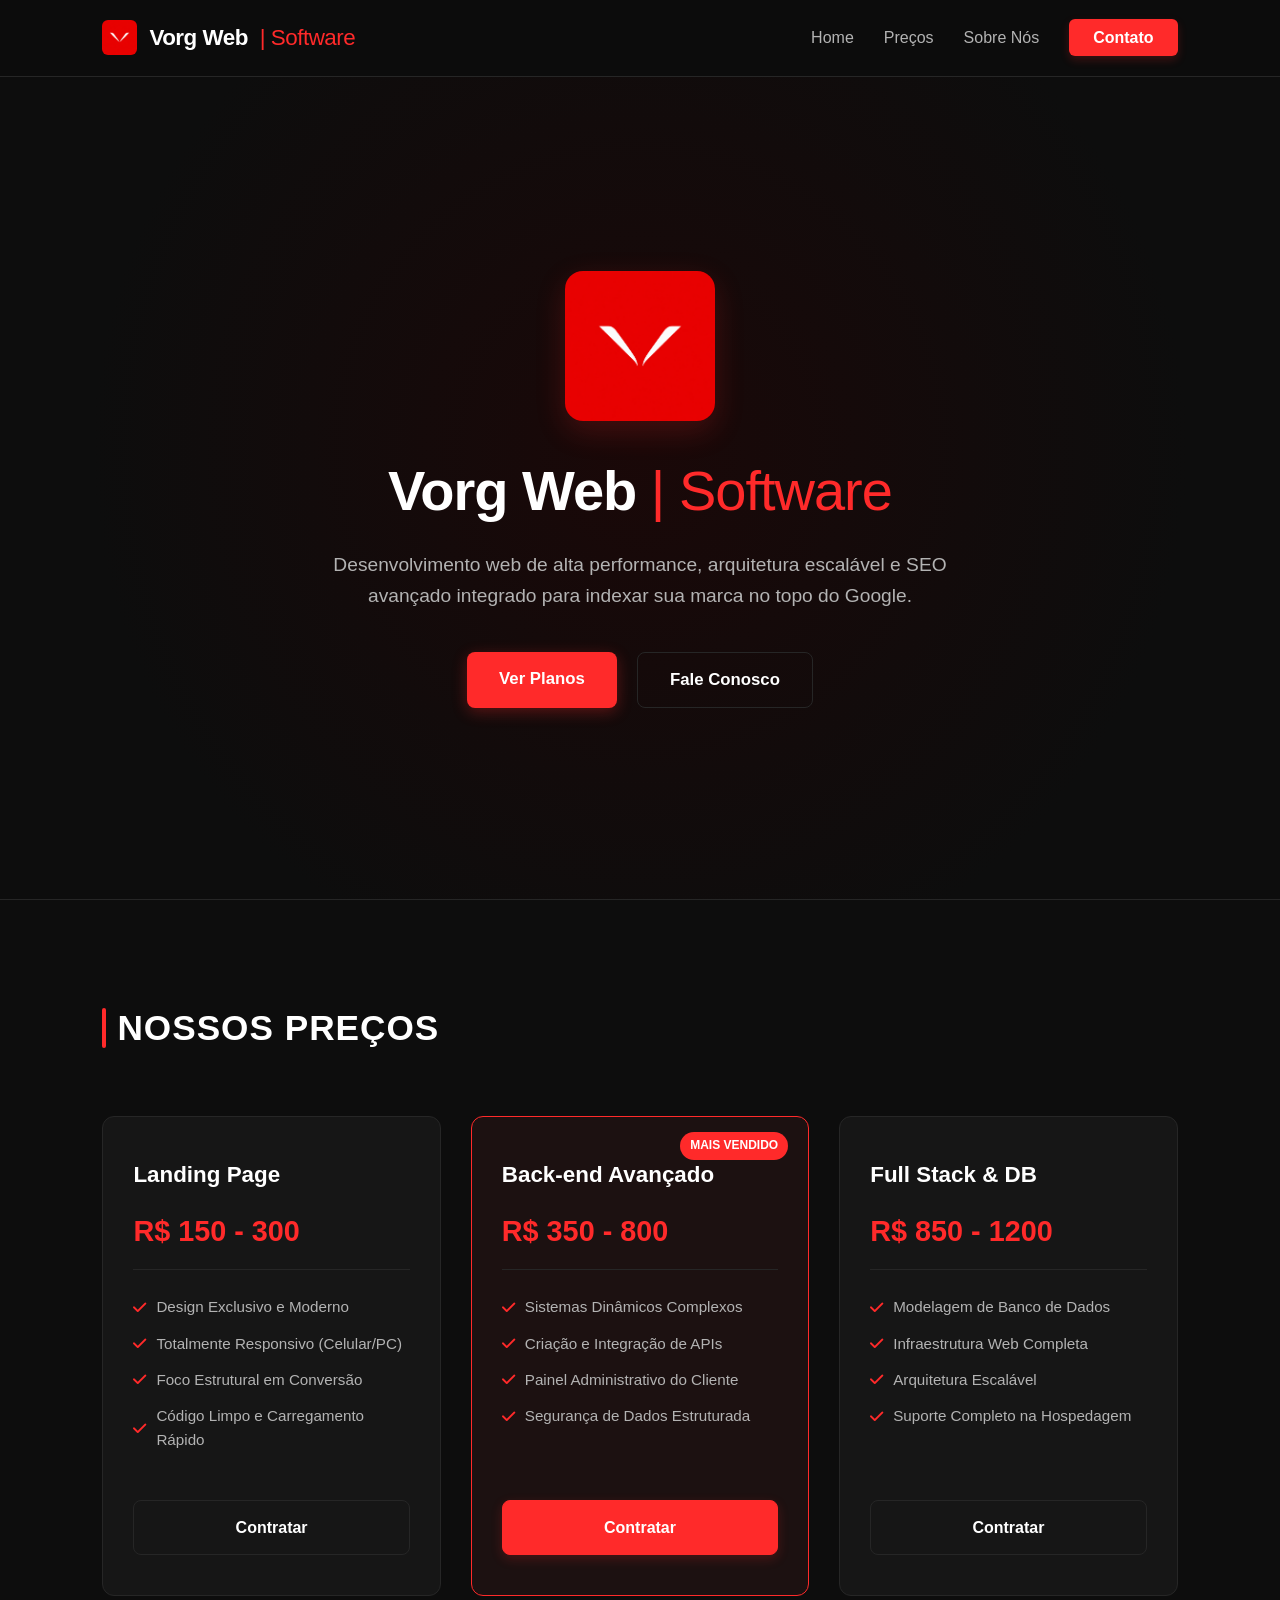
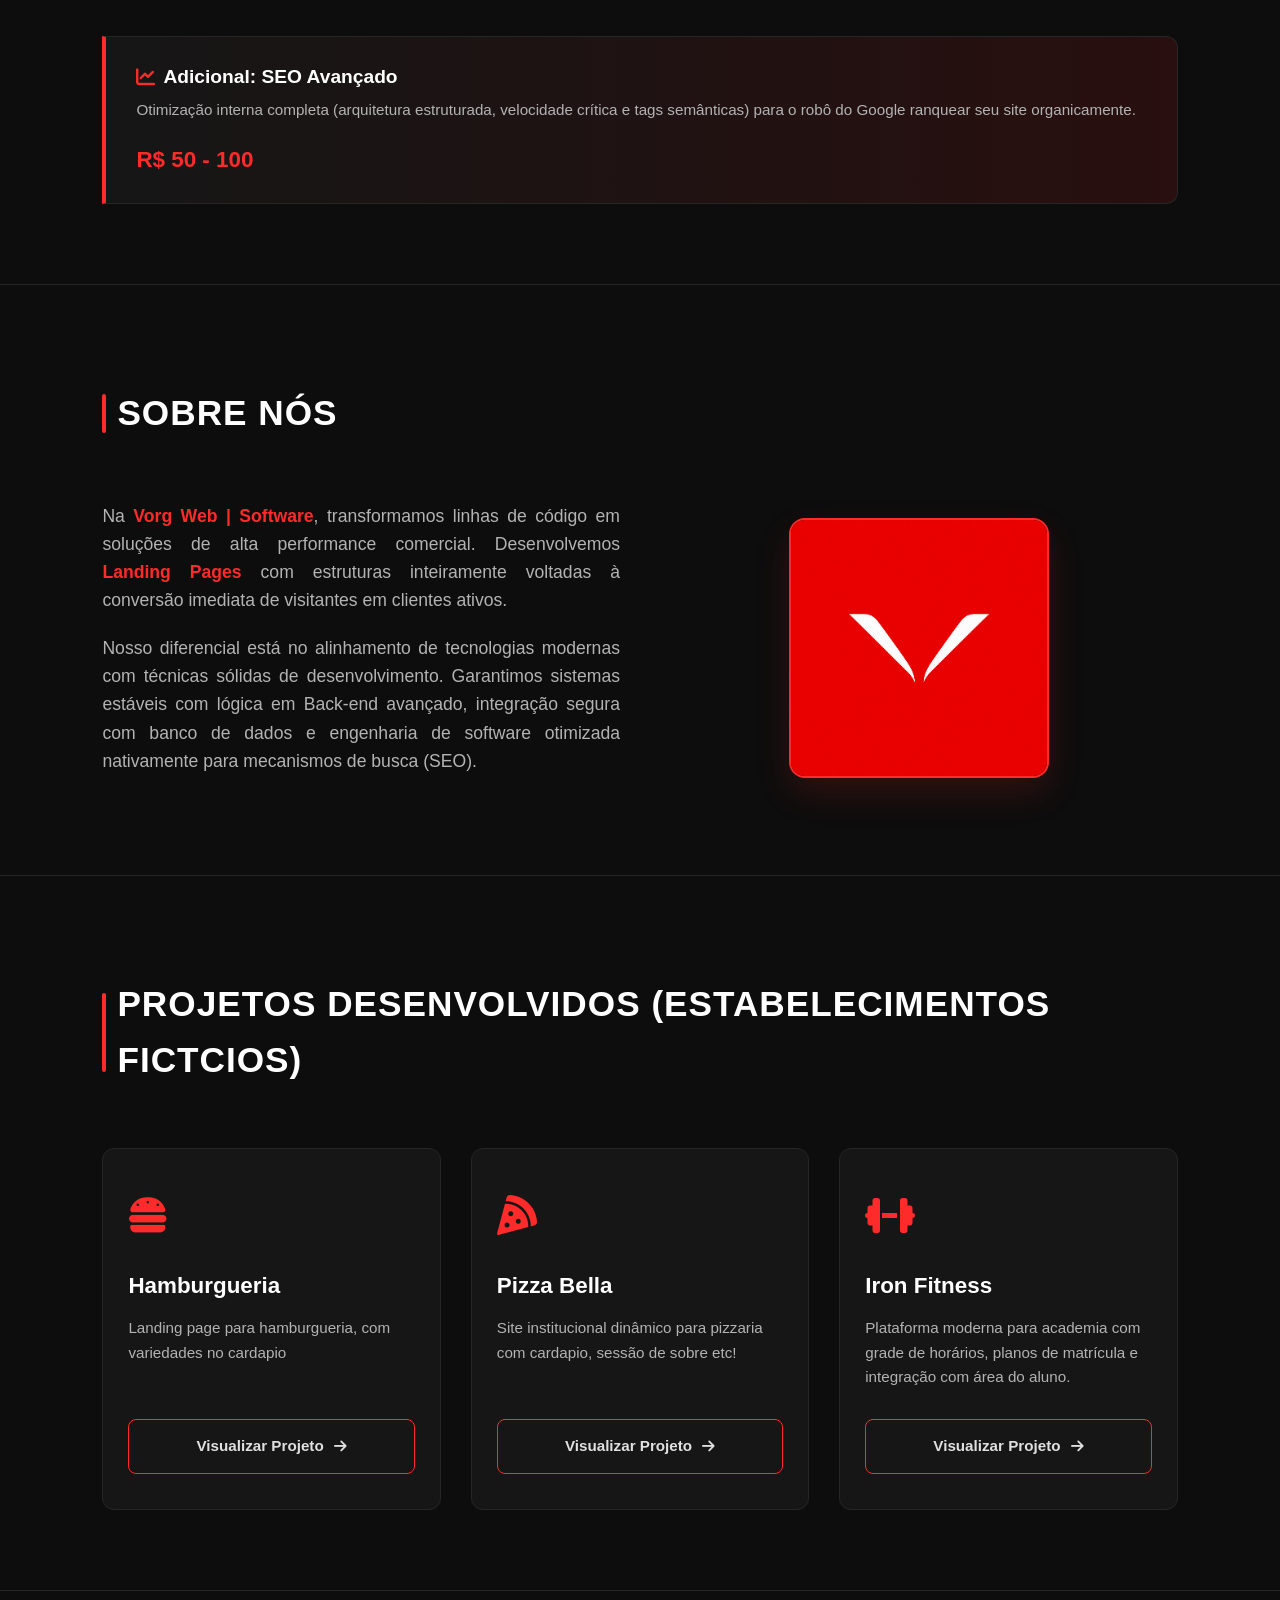
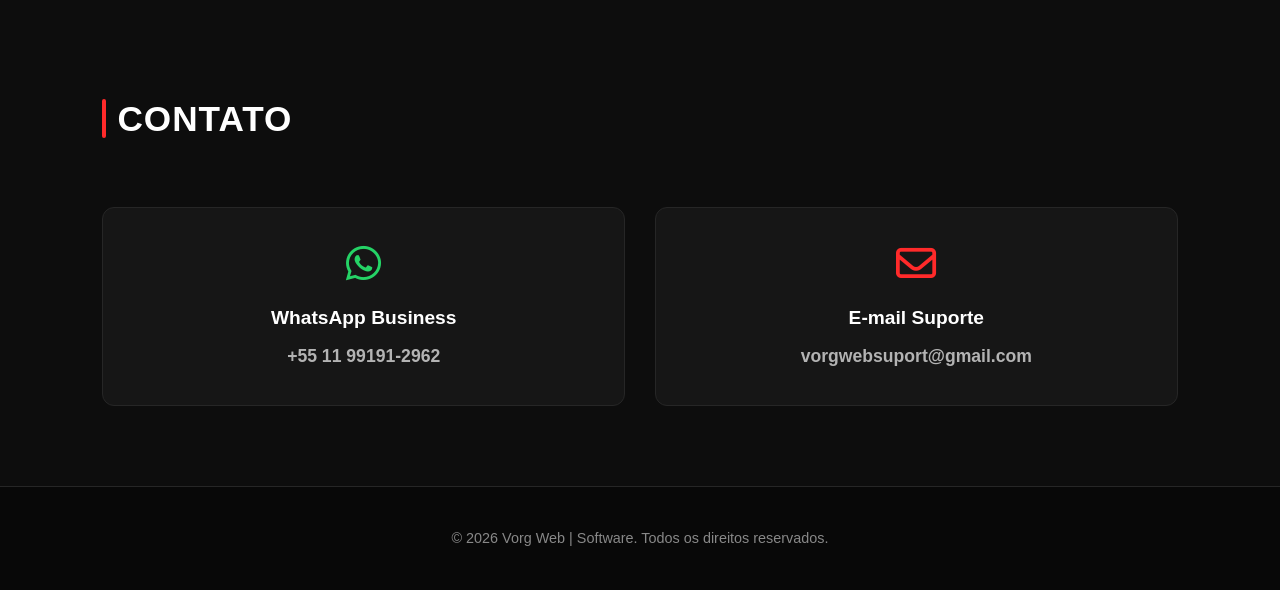
<file: index.html>
<!DOCTYPE html>
<html lang="pt-BR">
<head>
    <meta charset="UTF-8">
    <meta name="viewport" content="width=device-width, initial-scale=1.0">
    <meta name="description" content="Vorg Web | Software - Especialistas em Landing Pages de alta conversão, sistemas dinâmicos, Back-end avançado e otimização de SEO para o seu negócio.">
    <meta name="keywords" content="Vorg Web, software, landing page, criar site, programador, back-end avançado, banco de dados, SEO avançado, desenvolvimento web">
    <meta name="author" content="Vorg Web">
    <meta name="robots" content="index, follow">
    <link rel="canonical" href="https://vorgweb.com.br/"> 

    <meta property="og:type" content="website">
    <meta property="og:url" content="https://vorgweb.com.br/">
    <meta property="og:title" content="Vorg Web | Software - Landing Pages e Sistemas de Alta Performance">
    <meta property="og:description" content="Desenvolvimento web sob medida, códigos limpos e SEO integrado para fazer sua marca decolar na internet.">
    <meta property="og:image" content="imagens/logo.png">

    <link rel="icon" type="image/png" href="ChatGPT Image 19 de jun. de 2026, 19_21_00.png">

    <title>Vorg Web | Software - Criação de Sites e Sistemas Oficiais</title>
    
    <link rel="stylesheet" href="https://cdnjs.cloudflare.com/ajax/libs/font-awesome/6.4.0/css/all.min.css">
    <link rel="stylesheet" href="style.css">
</head>
<body>

    <header id="navbar">
        <div class="nav-logo">
            <img class="logo-img-nav" src="ChatGPT Image 19 de jun. de 2026, 19_21_00.png" alt="Vorg Web Logo">
            Vorg Web <span>| Software</span>
        </div>
        <nav>
            <ul>
                <li><a href="#home">Home</a></li>
                <li><a href="#precos">Preços</a></li>
                <li><a href="#sobre">Sobre Nós</a></li>
                <li><a href="#contato" class="btn-contato-nav">Contato</a></li>
            </ul>
        </nav>
    </header>

    <section id="home" class="home">
        <img class="home-logo-grande" src="ChatGPT Image 19 de jun. de 2026, 19_21_00.png" alt="Vorg Web Logo Oficial">

        <h1>Vorg Web <span>| Software</span></h1>
        <p>Desenvolvimento web de alta performance, arquitetura escalável e SEO avançado integrado para indexar sua marca no topo do Google.</p>
        
        <div class="cta-group">
            <a href="#precos" class="btn-principal">Ver Planos</a>
            <a href="#contato" class="btn-secundario">Fale Conosco</a>
        </div>
    </section>

    <section id="precos">
        <div class="section-header">
            <h2>Nossos Preços</h2>
        </div>
        
        <div class="precos-container">
            <div class="card-preco">
                <h3>Landing Page</h3>
                <div class="preco">R$ 150 - 300</div>
                <ul>
                    <li><i class="fa-solid fa-check"></i> Design Exclusivo e Moderno</li>
                    <li><i class="fa-solid fa-check"></i> Totalmente Responsivo (Celular/PC)</li>
                    <li><i class="fa-solid fa-check"></i> Foco Estrutural em Conversão</li>
                    <li><i class="fa-solid fa-check"></i> Código Limpo e Carregamento Rápido</li>
                </ul>
                <a href="https://wa.me/5511991912962?text=Ol%C3%A1%2C%20gostaria%20de%20solicitar%20uma%20Landing%20Page" target="_blank" class="btn-card">Contratar</a>
            </div>

            <div class="card-preco destaque">
                <div class="tag-popular">Mais Vendido</div>
                <h3>Back-end Avançado</h3>
                <div class="preco">R$ 350 - 800</div>
                <ul>
                    <li><i class="fa-solid fa-check"></i> Sistemas Dinâmicos Complexos</li>
                    <li><i class="fa-solid fa-check"></i> Criação e Integração de APIs</li>
                    <li><i class="fa-solid fa-check"></i> Painel Administrativo do Cliente</li>
                    <li><i class="fa-solid fa-check"></i> Segurança de Dados Estruturada</li>
                </ul>
                <a href="https://wa.me/5511991912962?text=Ol%C3%A1%2C%20gostaria%20de%20saber%20mais%20sobre%20o%20Back-end%20Avan%C3%A7ado" target="_blank" class="btn-card btn-card-destaque">Contratar</a>
            </div>

            <div class="card-preco">
                <h3>Full Stack & DB</h3>
                <div class="preco">R$ 850 - 1200</div>
                <ul>
                    <li><i class="fa-solid fa-check"></i> Modelagem de Banco de Dados</li>
                    <li><i class="fa-solid fa-check"></i> Infraestrutura Web Completa</li>
                    <li><i class="fa-solid fa-check"></i> Arquitetura Escalável</li>
                    <li><i class="fa-solid fa-check"></i> Suporte Completo na Hospedagem</li>
                </ul>
                <a href="https://wa.me/5511991912962?text=Ol%C3%A1%2C%20preciso%20de%20um%20projeto%20completo%20com%20Banco%20de%20Dados" target="_blank" class="btn-card">Contratar</a>
            </div>
        </div>

        <div class="seo-box">
            <div class="seo-box-text">
                <h4><i class="fa-solid fa-chart-line"></i> Adicional: SEO Avançado</h4>
                <p>Otimização interna completa (arquitetura estruturada, velocidade crítica e tags semânticas) para o robô do Google ranquear seu site organicamente.</p>
            </div>
            <div class="seo-preco">R$ 50 - 100</div>
        </div>
    </section>

    <section id="sobre">
        <div class="section-header">
            <h2>Sobre Nós</h2>
        </div>
        
        <div class="sobre-conteudo">
            <div class="sobre-texto">
                <p>Na <span>Vorg Web | Software</span>, transformamos linhas de código em soluções de alta performance comercial. Desenvolvemos <span>Landing Pages</span> com estruturas inteiramente voltadas à conversão imediata de visitantes em clientes ativos.</p>
                <p>Nosso diferencial está no alinhamento de tecnologias modernas com técnicas sólidas de desenvolvimento. Garantimos sistemas estáveis com lógica em Back-end avançado, integração segura com banco de dados e engenharia de software otimizada nativamente para mecanismos de busca (SEO).</p>
            </div>
            <div class="sobre-img-container">
                <img class="sobre-img" src="ChatGPT Image 19 de jun. de 2026, 19_21_00.png" alt="Vorg Web Logotipo">
            </div>
        </div>
    </section>

    <section id="portfolio">
        <div class="section-header">
            <h2>Projetos Desenvolvidos (Estabelecimentos Fictcios)</h2>
        </div>
        
        <div class="portfolio-container">
            <div class="card-portfolio">
                <div class="portfolio-icon"><i class="fa-solid fa-burger"></i></div>
                <h3>Hamburgueria</h3>
                <p>Landing page para hamburgueria, com variedades no cardapio</p>
                <a href="hamburgueria.html" class="btn-projeto">Visualizar Projeto <i class="fa-solid fa-arrow-right"></i></a>
            </div>

            <div class="card-portfolio">
                <div class="portfolio-icon"><i class="fa-solid fa-pizza-slice"></i></div>
                <h3>Pizza Bella</h3>
                <p>Site institucional dinâmico para pizzaria com cardapio, sessão de sobre etc!</p>
                <a href="pizzaria.html" class="btn-projeto">Visualizar Projeto <i class="fa-solid fa-arrow-right"></i></a>
            </div>

            <div class="card-portfolio">
                <div class="portfolio-icon"><i class="fa-solid fa-dumbbell"></i></div>
                <h3>Iron Fitness</h3>
                <p>Plataforma moderna para academia com grade de horários, planos de matrícula e integração com área do aluno.</p>
                <a href="academia.html" class="btn-projeto">Visualizar Projeto <i class="fa-solid fa-arrow-right"></i></a>
            </div>
        </div>
    </section>

    <section id="contato" style="border-bottom: none;">
        <div class="section-header">
            <h2>Contato</h2>
        </div>
        
        <div class="contato-wrapper">
            <a href="https://wa.me/5511991912962" target="_blank" class="card-contato whatsapp">
                <i class="fa-brands fa-whatsapp"></i>
                <h4>WhatsApp Business</h4>
                <p>+55 11 99191-2962</p>
            </a>

            <a href="mailto:vorgwebsuport@gmail.com" class="card-contato email">
                <i class="fa-regular fa-envelope"></i>
                <h4>E-mail Suporte</h4>
                <p>vorgwebsuport@gmail.com</p>
            </a>
        </div>
    </section>

    <footer>
        <p>&copy; 2026 Vorg Web | Software. Todos os direitos reservados.</p>
    </footer>

    <script src="script.js"></script>
</body>
</html>
</file>
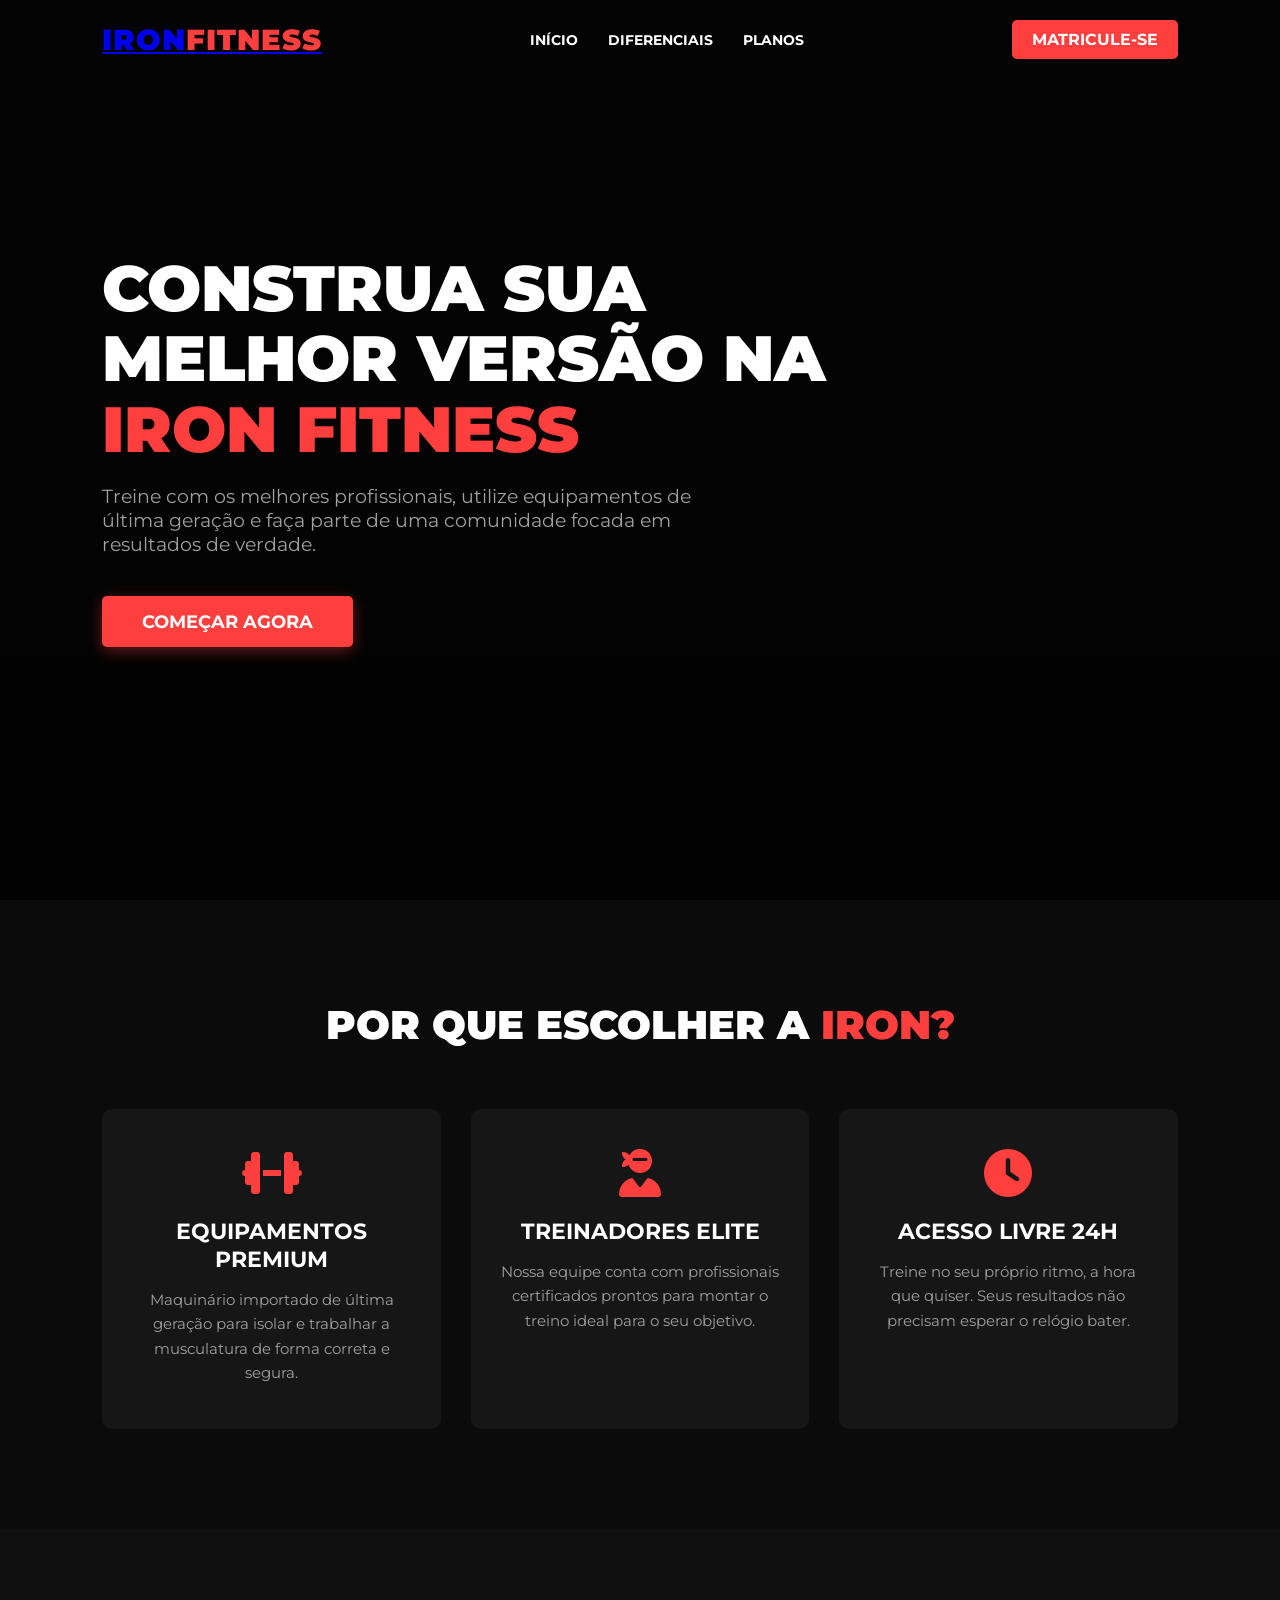
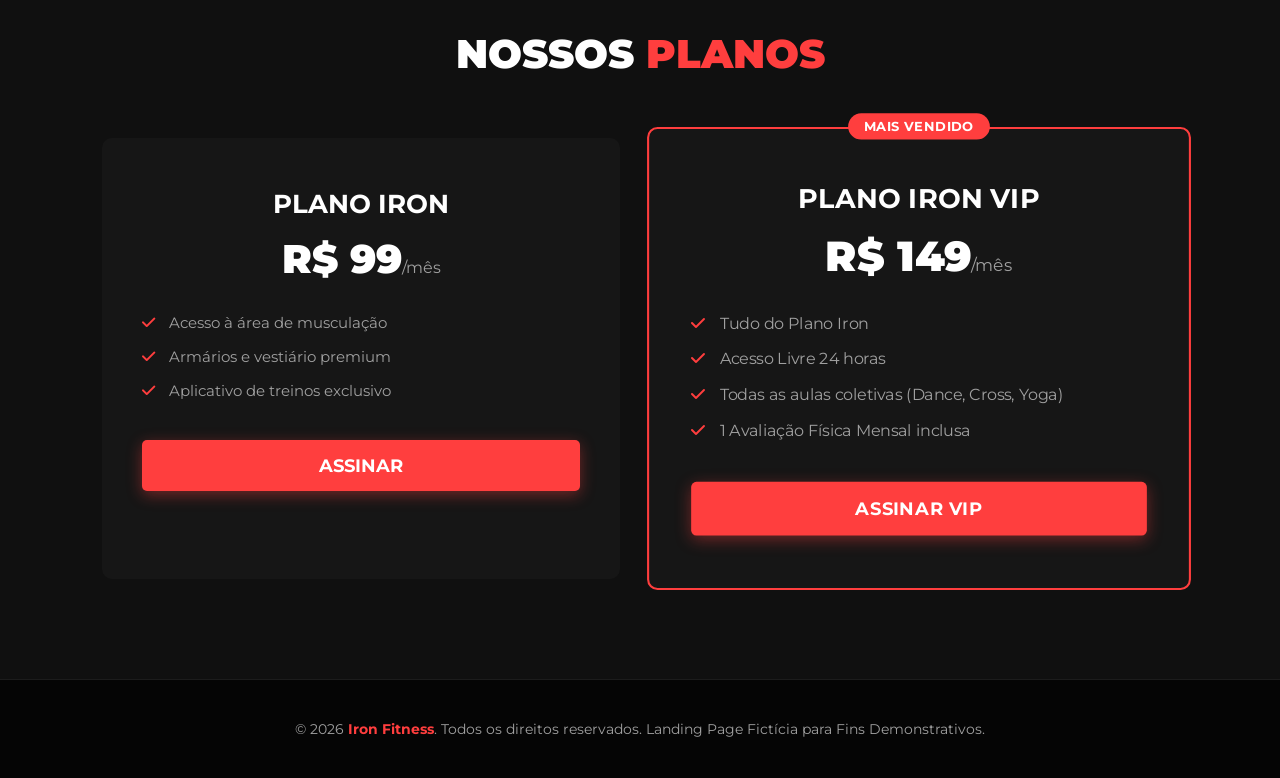
<file: academia.html>
<!DOCTYPE html>
<html lang="pt-BR">
<head>
    <meta charset="UTF-8">
    <meta name="viewport" content="width=device-width, initial-scale=1.0">
    <title>Iron Fitness | Alta Performance & Resultados Extremos</title>
    <meta name="description" content="Transforme seu corpo e mente na Iron Fitness. A melhor infraestrutura, treinadores de elite e planos personalizados para você alcançar sua alta performance.">
    <meta name="keywords" content="academia, musculação, treino funcional, hipertrofia, emagrecimento, crossfit, condicionamento físico, Iron Fitness">
    <meta name="robots" content="index, follow">
    <link rel="canonical" href="https://www.ironfitnessficticia.com.br">
    
    <meta property="og:type" content="website">
    <meta property="og:title" content="Iron Fitness | Alta Performance & Resultados Extremos">
    <meta property="og:description" content="A infraestrutura que você precisa para alcançar o próximo nível. Venha treinar na Iron Fitness.">
    <meta property="og:image" content="https://images.unsplash.com/photo-1534438327276-14e5300c3a48?q=80&w=1200&auto=format&fit=crop">
    <meta property="og:url" content="https://www.ironfitnessficticia.com.br">
    <meta property="og:site_name" content="Iron Fitness">

    <link rel="preconnect" href="https://fonts.googleapis.com">
    <link rel="preconnect" href="https://fonts.gstatic.com" crossorigin>
    <link href="https://fonts.googleapis.com/css2?family=Montserrat:wght@400;700;900&display=swap" rel="stylesheet">
    <link rel="stylesheet" href="https://cdnjs.cloudflare.com/ajax/libs/font-awesome/6.4.0/css/all.min.css">

    <style>
        :root {
            --primary: #ff3e3e;
            --dark-bg: #0b0b0b;
            --card-bg: #161616;
            --text-light: #ffffff;
            --text-gray: #a0a0a0;
            --transition: all 0.3s ease;
        }

        * {
            margin: 0;
            padding: 0;
            box-sizing: border-box;
            font-family: 'Montserrat', sans-serif;
            scroll-behavior: smooth;
        }

        body {
            background-color: var(--dark-bg);
            color: var(--text-light);
            overflow-x: hidden;
        }

        /* Header & Navegação */
        header {
            position: fixed;
            top: 0;
            left: 0;
            width: 100%;
            padding: 20px 8%;
            z-index: 1000;
            display: flex;
            justify-content: space-between;
            align-items: center;
            transition: var(--transition);
        }

        header.sticky {
            background-color: rgba(11, 11, 11, 0.95);
            padding: 15px 8%;
            box-shadow: 0 4px 20px rgba(0,0,0,0.3);
        }

        .logo {
            font-size: 1.8rem;
            font-weight: 900;
            text-transform: uppercase;
            letter-spacing: 1px;
        }

        .logo span {
            color: var(--primary);
        }

        nav ul {
            display: flex;
            list-style: none;
            gap: 30px;
        }

        nav a {
            color: var(--text-light);
            text-decoration: none;
            font-weight: 700;
            text-transform: uppercase;
            font-size: 0.9rem;
            transition: var(--transition);
        }

        nav a:hover {
            color: var(--primary);
        }

        .cta-header {
            background-color: var(--primary);
            padding: 10px 20px;
            border-radius: 5px;
            font-weight: 700;
            text-transform: uppercase;
            text-decoration: none;
            color: var(--text-light);
            transition: var(--transition);
        }

        .cta-header:hover {
            background-color: #d62828;
            transform: scale(1.05);
        }

        /* Hero Section (Acessibilidade de Título H1 para SEO) */
        .hero {
            height: 100vh;
            background: linear-gradient(rgba(0,0,0,0.7), rgba(0,0,0,0.8)), url('https://images.unsplash.com/photo-1517838277536-f5f99be501cd?q=80&w=1920&auto=format&fit=crop') no-repeat center center/cover;
            display: flex;
            flex-direction: column;
            justify-content: center;
            align-items: flex-start;
            padding: 0 8%;
        }

        .hero h1 {
            font-size: 4rem;
            font-weight: 900;
            text-transform: uppercase;
            line-height: 1.1;
            margin-bottom: 20px;
            max-width: 800px;
        }

        .hero h1 span {
            color: var(--primary);
        }

        .hero p {
            font-size: 1.2rem;
            color: var(--text-gray);
            max-width: 600px;
            margin-bottom: 40px;
        }

        .btn-main {
            background-color: var(--primary);
            color: var(--text-light);
            padding: 15px 40px;
            font-size: 1.1rem;
            font-weight: 700;
            text-transform: uppercase;
            text-decoration: none;
            border-radius: 5px;
            box-shadow: 0 4px 15px rgba(255, 62, 62, 0.4);
            transition: var(--transition);
        }

        .btn-main:hover {
            background-color: #d62828;
            transform: translateY(-3px);
        }

        /* Seções Gerais */
        section {
            padding: 100px 8%;
        }

        .section-title {
            text-align: center;
            font-size: 2.5rem;
            font-weight: 900;
            text-transform: uppercase;
            margin-bottom: 60px;
        }

        .section-title span {
            color: var(--primary);
        }

        /* Diferenciais / Benefícios */
        .features-grid {
            display: grid;
            grid-template-columns: repeat(auto-fit, minmax(280px, 1fr));
            gap: 30px;
        }

        .feature-card {
            background-color: var(--card-bg);
            padding: 40px 30px;
            border-radius: 10px;
            text-align: center;
            border-bottom: 4px solid transparent;
            transition: var(--transition);
        }

        .feature-card:hover {
            transform: translateY(-10px);
            border-color: var(--primary);
        }

        .feature-card i {
            font-size: 3rem;
            color: var(--primary);
            margin-bottom: 20px;
        }

        .feature-card h3 {
            font-size: 1.4rem;
            margin-bottom: 15px;
            text-transform: uppercase;
        }

        .feature-card p {
            color: var(--text-gray);
            font-size: 0.95rem;
            line-height: 1.6;
        }

        /* Planos de Assinatura */
        .plans-grid {
            display: grid;
            grid-template-columns: repeat(auto-fit, minmax(300px, 1fr));
            gap: 40px;
            max-width: 1100px;
            margin: 0 auto;
        }

        .plan-card {
            background-color: var(--card-bg);
            padding: 50px 40px;
            border-radius: 10px;
            text-align: center;
            position: relative;
            transition: var(--transition);
        }

        .plan-card.featured {
            border: 2px solid var(--primary);
            transform: scale(1.05);
        }

        .badge {
            position: absolute;
            top: -15px;
            left: 50%;
            transform: translateX(-50%);
            background-color: var(--primary);
            color: white;
            padding: 5px 15px;
            border-radius: 20px;
            font-size: 0.8rem;
            font-weight: 700;
            text-transform: uppercase;
        }

        .plan-card h3 {
            font-size: 1.6rem;
            text-transform: uppercase;
            margin-bottom: 15px;
        }

        .plan-price {
            font-size: 2.5rem;
            font-weight: 900;
            color: var(--text-light);
            margin-bottom: 30px;
        }

        .plan-price span {
            font-size: 1rem;
            color: var(--text-gray);
            font-weight: 400;
        }

        .plan-features {
            list-style: none;
            margin-bottom: 40px;
            text-align: left;
        }

        .plan-features li {
            margin-bottom: 15px;
            color: var(--text-gray);
            font-size: 0.95rem;
        }

        .plan-features i {
            color: var(--primary);
            margin-right: 10px;
        }

        /* Rodapé / Footer */
        footer {
            background-color: #050505;
            padding: 40px 8%;
            text-align: center;
            border-top: 1px solid #1c1c1c;
            color: var(--text-gray);
            font-size: 0.9rem;
        }

        footer p span {
            color: var(--primary);
            font-weight: 700;
        }

        /* Responsividade Básica */
        @media (max-width: 768px) {
            header { padding: 20px 4%; }
            header nav, header .cta-header { display: none; } /* Menu hamburguer simplificado ficaria aqui */
            .hero h1 { font-size: 2.8rem; }
            section { padding: 60px 4%; }
            .plan-card.featured { transform: scale(1); }
        }
    </style>
</head>
<body>

    <header id="navbar">
        <a href="#" class="logo">Iron<span>Fitness</span></a>
        <nav>
            <ul>
                <li><a href="#inicio">Início</a></li>
                <li><a href="#beneficios">Diferenciais</a></li>
                <li><a href="#planos">Planos</a></li>
            </ul>
        </nav>
        <a href="#planos" class="cta-header">Matricule-se</a>
    </header>

    <section id="inicio" class="hero">
        <h1>Construa Sua Melhor Versão Na <span>Iron Fitness</span></h1>
        <p>Treine com os melhores profissionais, utilize equipamentos de última geração e faça parte de uma comunidade focada em resultados de verdade.</p>
        <a href="#planos" class="btn-main">Começar Agora</a>
    </section>

    <section id="beneficios">
        <h2 class="section-title">Por Que Escolher A <span>Iron?</span></h2>
        <div class="features-grid">
            <div class="feature-card">
                <i class="fa-solid fa-dumbbell"></i>
                <h3>Equipamentos Premium</h3>
                <p>Maquinário importado de última geração para isolar e trabalhar a musculatura de forma correta e segura.</p>
            </div>
            <div class="feature-card">
                <i class="fa-solid fa-user-ninja"></i>
                <h3>Treinadores Elite</h3>
                <p>Nossa equipe conta com profissionais certificados prontos para montar o treino ideal para o seu objetivo.</p>
            </div>
            <div class="feature-card">
                <i class="fa-solid fa-clock"></i>
                <h3>Acesso Livre 24h</h3>
                <p>Treine no seu próprio ritmo, a hora que quiser. Seus resultados não precisam esperar o relógio bater.</p>
            </div>
        </div>
    </section>

    <section id="planos" style="background-color: #101010;">
        <h2 class="section-title">Nossos <span>Planos</span></h2>
        <div class="plans-grid">
            <div class="plan-card">
                <h3>Plano Iron</h3>
                <div class="plan-price">R$ 99<span>/mês</span></div>
                <ul class="plan-features">
                    <li><i class="fa-solid fa-check"></i> Acesso à área de musculação</li>
                    <li><i class="fa-solid fa-check"></i> Armários e vestiário premium</li>
                    <li><i class="fa-solid fa-check"></i> Aplicativo de treinos exclusivo</li>
                </ul>
                <a href="#" class="btn-main" style="display: block; text-align: center;">Assinar</a>
            </div>

            <div class="plan-card featured">
                <div class="badge">Mais Vendido</div>
                <h3>Plano Iron VIP</h3>
                <div class="plan-price">R$ 149<span>/mês</span></div>
                <ul class="plan-features">
                    <li><i class="fa-solid fa-check"></i> Tudo do Plano Iron</li>
                    <li><i class="fa-solid fa-check"></i> Acesso Livre 24 horas</li>
                    <li><i class="fa-solid fa-check"></i> Todas as aulas coletivas (Dance, Cross, Yoga)</li>
                    <li><i class="fa-solid fa-check"></i> 1 Avaliação Física Mensal inclusa</li>
                </ul>
                <a href="#" class="btn-main" style="display: block; text-align: center;">Assinar VIP</a>
            </div>
        </div>
    </section>

    <footer>
        <p>&copy; 2026 <span>Iron Fitness</span>. Todos os direitos reservados. Landing Page Fictícia para Fins Demonstrativos.</p>
    </footer>

    <script>
        // Efeito Sticky no Menu ao Rolar a Página
        window.addEventListener('scroll', function() {
            const navbar = document.getElementById('navbar');
            if (window.scrollY > 50) {
                navbar.classList.add('sticky');
            } else {
                navbar.classList.remove('sticky');
            }
        });

        // Relação amigável de links internos (Scroll Suave Seguro)
        document.querySelectorAll('nav a, .btn-main, .cta-header').forEach(anchor => {
            anchor.addEventListener('click', function(e) {
                const targetId = this.getAttribute('href');
                if(targetId.startsWith('#')) {
                    e.preventDefault();
                    const targetElement = document.querySelector(targetId);
                    if(targetElement) {
                        targetElement.scrollIntoView({
                            behavior: 'smooth'
                        });
                    }
                }
            });
        });
    </script>
</body>
</html>
</file>
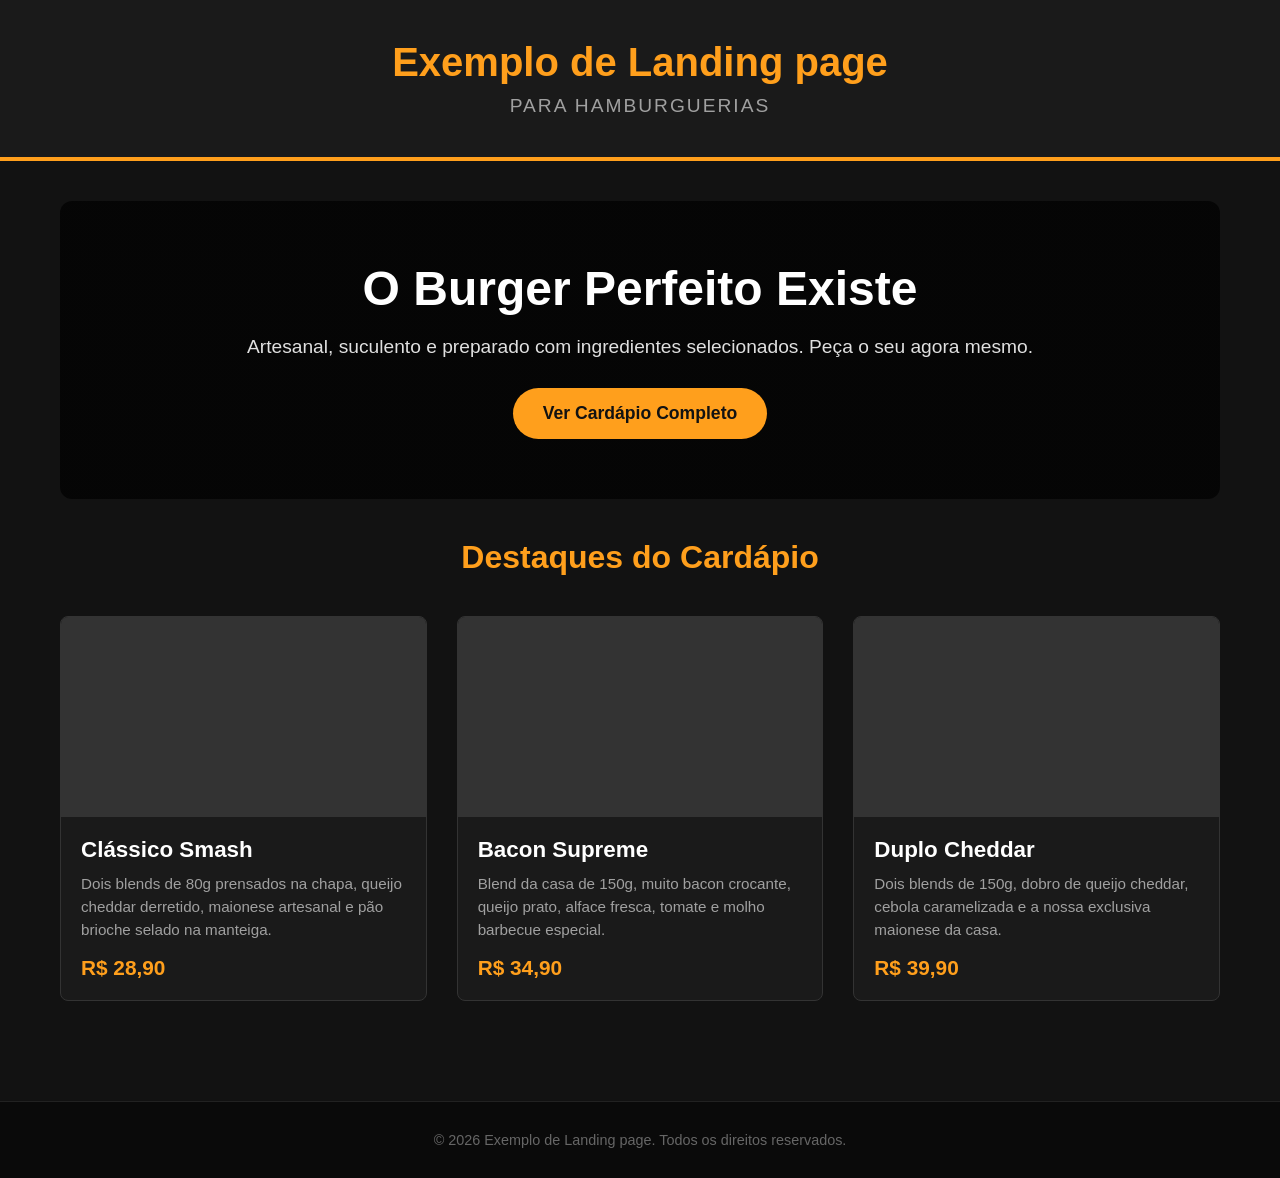
<file: hamburgueria.html>
<!DOCTYPE html>
<html lang="pt-BR">
<head>
    <meta charset="UTF-8">
    <meta name="viewport" content="width=device-width, initial-scale=1.0">
    <title>Exemplo de Landing page | Hambúrguer Artesanal</title>
    <meta name="description" content="Experimente o melhor hambúrguer artesanal da região. Blends suculentos, ingredientes selecionados e entrega rápida. Peça já o seu!">
    <meta name="keywords" content="hambúrguer artesanal, hamburgueria, delivery de hambúrguer, smash burger, pedir lanche">
    <meta name="robots" content="index, follow">
    <link rel="canonical" href="https://www.exemplodelandingpage.com.br/">
    <style>
        * {
            margin: 0;
            padding: 0;
            box-sizing: border-box;
            font-family: 'Segoe UI', Tahoma, Geneva, Verdana, sans-serif;
        }

        body {
            background-color: #121212;
            color: #ffffff;
        }

        header {
            background-color: #1a1a1a;
            padding: 40px 20px;
            text-align: center;
            border-bottom: 4px solid #ff9f1c;
        }

        header h1 {
            font-size: 2.5rem;
            color: #ff9f1c;
            margin-bottom: 10px;
        }

        header p {
            font-size: 1.2rem;
            color: #a0a0a0;
            text-transform: uppercase;
            letter-spacing: 2px;
        }

        .container {
            max-width: 1200px;
            margin: 0 auto;
            padding: 40px 20px;
        }

        .hero {
            text-align: center;
            padding: 60px 20px;
            background: linear-gradient(rgba(0, 0, 0, 0.7), rgba(0, 0, 0, 0.7)), url('https://images.unsplash.com/photo-1568901346375-23c9450c58cd?q=80&w=1000&auto=format&fit=crop') center/cover;
            border-radius: 12px;
            margin-bottom: 40px;
        }

        .hero h2 {
            font-size: 3rem;
            margin-bottom: 20px;
            color: #fff;
        }

        .hero p {
            font-size: 1.2rem;
            margin-bottom: 30px;
            color: #e0e0e0;
        }

        .btn {
            display: inline-block;
            background-color: #ff9f1c;
            color: #121212;
            padding: 15px 30px;
            border-radius: 30px;
            text-decoration: none;
            font-weight: bold;
            font-size: 1.1rem;
            transition: background 0.3s ease;
        }

        .btn:hover {
            background-color: #ffb74d;
        }

        .menu-section {
            margin-bottom: 60px;
        }

        .menu-section h3 {
            font-size: 2rem;
            text-align: center;
            margin-bottom: 40px;
            color: #ff9f1c;
        }

        .grid {
            display: grid;
            grid-template-columns: repeat(auto-fit, minmax(280px, 1fr));
            gap: 30px;
        }

        .card {
            background-color: #1a1a1a;
            border-radius: 8px;
            overflow: hidden;
            border: 1px solid #333;
            transition: transform 0.3s ease;
        }

        .card:hover {
            transform: translateY(-5px);
        }

        .card-img {
            height: 200px;
            background-color: #333;
            background-position: center;
            background-size: cover;
        }

        .card-content {
            padding: 20px;
        }

        .card-title {
            font-size: 1.4rem;
            margin-bottom: 10px;
            color: #fff;
        }

        .card-description {
            color: #a0a0a0;
            font-size: 0.95rem;
            line-height: 1.5;
            margin-bottom: 15px;
        }

        .card-price {
            font-size: 1.3rem;
            color: #ff9f1c;
            font-weight: bold;
        }

        footer {
            background-color: #0a0a0a;
            text-align: center;
            padding: 30px;
            color: #666;
            font-size: 0.9rem;
            border-top: 1px solid #222;
        }
    </style>
</head>
<body>

    <header>
        <h1>Exemplo de Landing page</h1>
        <p>Para hamburguerias</p>
    </header>

    <main class="container">
        
        <section class="hero">
            <h2>O Burger Perfeito Existe</h2>
            <p>Artesanal, suculento e preparado com ingredientes selecionados. Peça o seu agora mesmo.</p>
            <a href="#" class="btn" title="Ir para o cardápio completo">Ver Cardápio Completo</a>
        </section>

        <section class="menu-section">
            <h3>Destaques do Cardápio</h3>
            
            <div class="grid">
                <article class="card">
                    <div class="card-img" style="background-image: url('https://images.unsplash.com/photo-1568901346375-23c9450c58cd?q=80&w=500&auto=format&fit=crop');" role="img" aria-label="Hambúrguer Clássico Smash"></div>
                    <div class="card-content">
                        <h4 class="card-title">Clássico Smash</h4>
                        <p class="card-description">Dois blends de 80g prensados na chapa, queijo cheddar derretido, maionese artesanal e pão brioche selado na manteiga.</p>
                        <div class="card-price">R$ 28,90</div>
                    </div>
                </article>

                <article class="card">
                    <div class="card-img" style="background-image: url('https://images.unsplash.com/photo-1553979459-d2229ba7433b?q=80&w=500&auto=format&fit=crop');" role="img" aria-label="Hambúrguer Bacon Supreme"></div>
                    <div class="card-content">
                        <h4 class="card-title">Bacon Supreme</h4>
                        <p class="card-description">Blend da casa de 150g, muito bacon crocante, queijo prato, alface fresca, tomate e molho barbecue especial.</p>
                        <div class="card-price">R$ 34,90</div>
                    </div>
                </article>

                <article class="card">
                    <div class="card-img" style="background-image: url('https://images.unsplash.com/photo-1594212699903-ec8a3eca50f5?q=80&w=500&auto=format&fit=crop');" role="img" aria-label="Hambúrguer Duplo Cheddar"></div>
                    <div class="card-content">
                        <h4 class="card-title">Duplo Cheddar</h4>
                        <p class="card-description">Dois blends de 150g, dobro de queijo cheddar, cebola caramelizada e a nossa exclusiva maionese da casa.</p>
                        <div class="card-price">R$ 39,90</div>
                    </div>
                </article>
            </div>
        </section>

    </main>

    <footer>
        <p>&copy; 2026 Exemplo de Landing page. Todos os direitos reservados.</p>
    </footer>

</body>
</html>
</file>
<file: style.css>
/* CONFIGURAÇÕES GERAIS / PALETA DE CORES */
:root {
    --bg-principal: #0d0d0d;
    --bg-secundario: #161616;
    --bg-card-destaque: #1c1111;
    --cor-primaria: #ff2a2a; 
    --cor-primaria-hover: #d61e1e;
    --texto-claro: #ffffff;
    --texto-cinza: #b3b3b3;
    --texto-escuro: #888888;
    --borda: #262626;
    --transicao: all 0.3s cubic-bezier(0.25, 0.8, 0.25, 1);
}

* {
    margin: 0;
    padding: 0;
    box-sizing: border-box;
    font-family: 'Segoe UI', Tahoma, Geneva, Verdana, sans-serif;
    scroll-behavior: smooth;
}

body {
    background-color: var(--bg-principal);
    color: var(--texto-claro);
    overflow-x: hidden;
    line-height: 1.6;
}

/* BARRA DE NAVEGAÇÃO */
header {
    position: fixed;
    top: 0;
    left: 0;
    width: 100%;
    padding: 20px 8%;
    background-color: rgba(13, 13, 13, 0.95);
    backdrop-filter: blur(10px);
    display: flex;
    justify-content: space-between;
    align-items: center;
    z-index: 1000;
    border-bottom: 1px solid var(--borda);
    transition: var(--transicao);
}

.nav-logo {
    display: flex;
    align-items: center;
    gap: 12px;
    font-size: 1.4rem;
    font-weight: 800;
    letter-spacing: -0.5px;
}

.nav-logo span {
    color: var(--cor-primaria);
    font-weight: 400;
}

.logo-img-nav {
    height: 35px;
    width: 35px;
    object-fit: cover;
    border-radius: 6px;
}

nav ul {
    display: flex;
    list-style: none;
    gap: 30px;
    align-items: center;
}

nav ul li a {
    color: var(--texto-cinza);
    text-decoration: none;
    font-size: 1rem;
    font-weight: 500;
    transition: var(--transicao);
}

nav ul li a:hover {
    color: var(--cor-primaria);
}

/* BOTÃO DE CONTATO DA NAVBAR */
.btn-contato-nav {
    background-color: var(--cor-primaria) !important;
    color: var(--texto-claro) !important;
    padding: 10px 24px !important;
    border-radius: 6px !important;
    font-weight: 600 !important;
    border: none !important;
    box-shadow: 0 4px 10px rgba(255, 42, 42, 0.2);
}

.btn-contato-nav:hover {
    background-color: var(--cor-primaria-hover) !important;
    transform: translateY(-2px);
    box-shadow: 0 6px 15px rgba(255, 42, 42, 0.4) !important;
}

/* SEÇÃO HOME (HERO) */
.home {
    min-height: 100vh;
    display: flex;
    flex-direction: column;
    justify-content: center;
    align-items: center;
    text-align: center;
    padding: 140px 20px 60px 20px;
    background: radial-gradient(circle at center, #1a0808 0%, var(--bg-principal) 70%);
}

.home-logo-grande {
    width: 150px;
    height: 150px;
    object-fit: cover;
    margin-bottom: 25px;
    border-radius: 18px;
    box-shadow: 0 10px 30px rgba(255, 42, 42, 0.2);
    animation: flutuar 4s ease-in-out infinite;
}

@keyframes flutuar {
    0%, 100% { transform: translateY(0); }
    50% { transform: translateY(-10px); }
}

.home h1 {
    font-size: 3.5rem;
    font-weight: 800;
    margin-bottom: 15px;
    letter-spacing: -1px;
}

.home h1 span {
    color: var(--cor-primaria);
    font-weight: 300;
}

.home p {
    font-size: 1.2rem;
    color: var(--texto-cinza);
    max-width: 650px;
    margin-bottom: 40px;
    font-weight: 300;
}

/* BOTÕES DA HOME */
.cta-group {
    display: flex;
    gap: 20px;
}

.btn-principal {
    display: inline-block;
    background-color: var(--cor-primaria);
    color: var(--texto-claro);
    padding: 14px 32px;
    border-radius: 8px;
    text-decoration: none;
    font-weight: 600;
    font-size: 1.05rem;
    border: none;
    box-shadow: 0 4px 15px rgba(255, 42, 42, 0.3);
    transition: var(--transicao);
}

.btn-principal:hover {
    background-color: var(--cor-primaria-hover);
    transform: translateY(-3px);
    box-shadow: 0 8px 25px rgba(255, 42, 42, 0.5);
}

.btn-secundario {
    display: inline-block;
    background-color: transparent;
    color: var(--texto-claro);
    padding: 14px 32px;
    border-radius: 8px;
    text-decoration: none;
    font-weight: 600;
    font-size: 1.05rem;
    border: 1px solid var(--borda);
    transition: var(--transicao);
}

.btn-secundario:hover {
    background-color: rgba(255, 255, 255, 0.05);
    border-color: var(--texto-cinza);
    transform: translateY(-3px);
}

/* CONFIGURAÇÃO PADRÃO DE SEÇÕES */
section {
    padding: 100px 8% 80px 8%;
    border-bottom: 1px solid var(--borda);
}

.section-header {
    margin-bottom: 60px;
}

.section-header h2 {
    font-size: 2.2rem;
    font-weight: 700;
    text-transform: uppercase;
    letter-spacing: 1px;
    position: relative;
    padding-left: 15px;
}

.section-header h2::before {
    content: '';
    position: absolute;
    left: 0;
    top: 15%;
    height: 70%;
    width: 4px;
    background-color: var(--cor-primaria);
    border-radius: 2px;
}

/* SEÇÃO PREÇOS */
.precos-container {
    display: grid;
    grid-template-columns: repeat(auto-fit, minmax(280px, 1fr));
    gap: 30px;
    align-items: stretch;
}

.card-preco {
    background-color: var(--bg-secundario);
    border: 1px solid var(--borda);
    border-radius: 12px;
    padding: 40px 30px;
    display: flex;
    flex-direction: column;
    transition: var(--transicao);
    position: relative;
}

.card-preco:hover {
    transform: translateY(-5px);
    border-color: rgba(255, 42, 42, 0.4);
    box-shadow: 0 10px 30px rgba(0,0,0,0.6);
}

.card-preco.destaque {
    background-color: var(--bg-card-destaque);
    border-color: var(--cor-primaria);
}

.tag-popular {
    position: absolute;
    top: 15px;
    right: 20px;
    background-color: var(--cor-primaria);
    color: var(--texto-claro);
    font-size: 0.75rem;
    font-weight: 700;
    padding: 4px 10px;
    border-radius: 20px;
    text-transform: uppercase;
}

.card-preco h3 {
    font-size: 1.4rem;
    margin-bottom: 15px;
    font-weight: 700;
}

.card-preco .preco {
    font-size: 1.8rem;
    font-weight: 800;
    color: var(--cor-primaria);
    margin-bottom: 25px;
    border-bottom: 1px solid var(--borda);
    padding-bottom: 15px;
}

.card-preco ul {
    list-style: none;
    margin-bottom: 35px;
    flex-grow: 1;
}

.card-preco ul li {
    margin-bottom: 12px;
    color: var(--texto-cinza);
    font-size: 0.95rem;
    display: flex;
    align-items: center;
    gap: 10px;
}

.card-preco ul li i {
    color: var(--cor-primaria);
}

/* BOTÕES DOS CARDS DE PREÇO */
.btn-card {
    display: block;
    width: 100%;
    text-align: center;
    padding: 14px;
    border-radius: 8px;
    text-decoration: none;
    font-weight: 600;
    font-size: 1rem;
    background-color: transparent;
    color: var(--texto-claro);
    border: 1px solid var(--borda);
    transition: var(--transicao);
}

.card-preco:hover .btn-card {
    background-color: #ffffff;
    color: #000000;
    border-color: #ffffff;
    box-shadow: 0 4px 15px rgba(255, 255, 255, 0.2);
}

.btn-card-destaque {
    background-color: var(--cor-primaria) !important;
    border-color: var(--cor-primaria) !important;
    color: var(--texto-claro) !important;
    box-shadow: 0 4px 12px rgba(255, 42, 42, 0.2);
}

.card-preco.destaque:hover .btn-card-destaque {
    background-color: var(--cor-primaria-hover) !important;
    border-color: var(--cor-primaria-hover) !important;
    color: var(--texto-claro) !important;
    box-shadow: 0 6px 20px rgba(255, 42, 42, 0.5) !important;
    transform: translateY(-2px);
}

/* CARD ADICIONAL SEO AVANÇADO */
.seo-box {
    margin-top: 40px;
    background: linear-gradient(90deg, var(--bg-secundario) 0%, #290f0f 100%);
    border-left: 4px solid var(--cor-primaria);
    border-right: 1px solid var(--borda);
    border-top: 1px solid var(--borda);
    border-bottom: 1px solid var(--borda);
    padding: 25px 30px;
    border-radius: 0 12px 12px 0;
    display: flex;
    justify-content: space-between;
    align-items: center;
    flex-wrap: wrap;
    gap: 20px;
}

.seo-box-text h4 {
    font-size: 1.2rem;
    margin-bottom: 5px;
    display: flex;
    align-items: center;
    gap: 8px;
}

.seo-box-text h4 i { color: var(--cor-primaria); }
.seo-box-text p { color: var(--texto-cinza); font-size: 0.95rem; }
.seo-preco { font-size: 1.4rem; font-weight: 700; color: var(--cor-primaria); }

/* SEÇÃO SOBRE NÓS */
.sobre-conteudo {
    display: grid;
    grid-template-columns: repeat(auto-fit, minmax(300px, 1fr));
    gap: 40px;
    align-items: center;
}

.sobre-texto p {
    color: var(--texto-cinza);
    font-size: 1.1rem;
    margin-bottom: 20px;
    font-weight: 300;
    text-align: justify;
}

.sobre-texto p span {
    color: var(--cor-primaria);
    font-weight: 600;
}

.sobre-img-container {
    display: flex;
    justify-content: center;
    width: 100%;
}

.sobre-img {
    width: 100%;
    max-width: 260px;
    height: 260px;
    object-fit: cover;
    border-radius: 16px;
    border: 2px solid var(--cor-primaria);
    box-shadow: 0 15px 35px rgba(255, 42, 42, 0.15);
    background-color: #050505;
}

/* SEÇÃO CONTATO */
.contato-wrapper {
    display: grid;
    grid-template-columns: repeat(auto-fit, minmax(280px, 1fr));
    gap: 30px;
    margin-top: 20px;
}

.card-contato {
    background-color: var(--bg-secundario);
    border: 1px solid var(--borda);
    padding: 35px 30px;
    border-radius: 12px;
    text-align: center;
    transition: var(--transicao);
    text-decoration: none;
    color: inherit;
}

.card-contato i { font-size: 2.5rem; margin-bottom: 20px; }
.card-contato.whatsapp i { color: #25d366; }
.card-contato.email i { color: var(--cor-primaria); }
.card-contato h4 { font-size: 1.2rem; margin-bottom: 8px; }
.card-contato p { color: var(--texto-cinza); font-size: 1.1rem; font-weight: 600; }
.card-contato:hover { transform: translateY(-5px); border-color: rgba(255, 255, 255, 0.15); }

/* FOOTER */
footer {
    padding: 40px 8%;
    text-align: center;
    background-color: #080808;
    color: var(--texto-escuro);
    font-size: 0.9rem;
    border-top: 1px solid var(--borda);
}

/* RESPONSIVIDADE MOBILE DETALHADA */
@media (max-width: 768px) {
    header { padding: 15px 5%; }
    nav { display: none; } 
    .home h1 { font-size: 2.3rem; }
    .home p { font-size: 1.1rem; margin-bottom: 30px; }
    
    /* Ajustando comportamento dos botões no mobile */
    .cta-group { 
        flex-direction: column; 
        width: 100%; 
        max-width: 280px; 
        gap: 12px; 
    }
    .btn-principal, .btn-secundario {
        width: 100%;
        text-align: center;
        padding: 12px;
    }
    
    section { padding: 80px 5% 60px 5%; }
    .sobre-texto p { text-align: left; font-size: 1rem; }
    .sobre-img-container { order: -1; margin-bottom: 10px; }
    .seo-box { text-align: center; justify-content: center; }
}

/* ==========================================================================
   NOVA SEÇÃO: PORTFÓLIO / PROJETOS
   ========================================================================== */

.portfolio-container {
    display: grid;
    grid-template-columns: repeat(auto-fit, minmax(280px, 1fr));
    gap: 30px;
    margin-top: 20px;
}

.card-portfolio {
    background-color: var(--bg-secundario);
    border: 1px solid var(--borda);
    border-radius: 12px;
    padding: 35px 25px;
    display: flex;
    flex-direction: column;
    align-items: flex-start;
    transition: var(--transicao);
    position: relative;
}

.card-portfolio:hover {
    transform: translateY(-5px);
    border-color: rgba(255, 42, 42, 0.4);
    box-shadow: 0 10px 30px rgba(0, 0, 0, 0.6);
}

.portfolio-icon {
    font-size: 2.5rem;
    color: var(--cor-primaria);
    margin-bottom: 20px;
    transition: var(--transicao);
}

.card-portfolio:hover .portfolio-icon {
    transform: scale(1.1);
}

.card-portfolio h3 {
    font-size: 1.4rem;
    font-weight: 700;
    margin-bottom: 12px;
    color: var(--texto-claro);
}

.card-portfolio p {
    color: var(--texto-cinza);
    font-size: 0.95rem;
    margin-bottom: 30px;
    flex-grow: 1;
    line-height: 1.6;
}

/* BOTÃO DE IR PARA OS PROJETOS (ESTILIZADO) */
.btn-projeto {
    display: inline-flex;
    align-items: center;
    justify-content: center;
    gap: 10px;
    width: 100%;
    padding: 14px 24px;
    background-color: rgba(255, 255, 255, 0.02);
    color: var(--texto-claro);
    text-decoration: none;
    font-weight: 600;
    font-size: 0.95rem;
    border: 1px solid var(--borda);
    border-radius: 8px;
    cursor: pointer;
    transition: var(--transicao);
}

.btn-projeto i {
    font-size: 0.9rem;
    transition: transform 0.3s cubic-bezier(0.25, 0.8, 0.25, 1);
}

/* Efeito quando passa o mouse no card ou direto no botão */
.card-portfolio:hover .btn-projeto,
.btn-projeto:hover {
    background-color: var(--cor-primaria);
    border-color: var(--cor-primaria);
    color: #ffffff;
    box-shadow: 0 6px 20px rgba(255, 42, 42, 0.4);
}

/* Faz a seta correr para o lado no hover */
.card-portfolio:hover .btn-projeto i,
.btn-projeto:hover i {
    transform: translateX(6px);
}

/* Efeito de clique físico */
.btn-projeto:active {
    transform: translateY(2px);
    box-shadow: 0 3px 10px rgba(255, 42, 42, 0.2);
}

/* BOTÃO DE IR PARA OS PROJETOS (CORRIGIDO) */
.btn-projeto, 
.btn-projeto:visited {
    display: inline-flex;
    align-items: center;
    justify-content: center;
    gap: 10px;
    width: 100%;
    padding: 14px 24px;
    background-color: rgba(255, 255, 255, 0.02);
    color: var(--texto-claro) !important; /* Força a cor branca mesmo após clicado */
    text-decoration: none !important; /* Remove qualquer sublinhado padrão */
    font-weight: 600;
    font-size: 0.95rem;
    border: 1px solid var(--borda);
    border-radius: 8px;
    cursor: pointer;
    transition: var(--transicao);
}

.btn-projeto i {
    font-size: 0.9rem;
    transition: transform 0.3s cubic-bezier(0.25, 0.8, 0.25, 1);
}

/* Efeito quando passa o mouse no card ou direto no botão */
.card-portfolio:hover .btn-projeto,
.btn-projeto:hover {
    background-color: var(--cor-primaria) !important;
    border-color: var(--cor-primaria) !important;
    color: #ffffff !important;
    box-shadow: 0 6px 20px rgba(255, 42, 42, 0.4);
}

/* Faz a seta correr para o lado no hover */
.card-portfolio:hover .btn-projeto i,
.btn-projeto:hover i {
    transform: translateX(6px);
}

/* Efeito de clique físico */
.btn-projeto:active {
    transform: translateY(2px);
    box-shadow: 0 3px 10px rgba(255, 42, 42, 0.2);
}

/* RESET GLOBAL DE LINKS (Para sumir com o roxo e o sublinhado do HTML do mal) */
a, a:sticky, a:visited, a:hover, a:active {
    text-decoration: none !important;
    color: inherit;
}

/* ==========================================================================
   BOTÃO DOS PROJETOS - ESTILO DARK/RED SEGURO
   ========================================================================== */

.btn-projeto {
    display: inline-flex !important;
    align-items: center !important;
    justify-content: center !important;
    gap: 10px !important;
    width: 100% !important;
    padding: 14px 24px !important;
    
    /* Cores padrão do botão (Fundo escuro, texto cinza claro, borda vermelha sutil) */
    background-color: #161616 !important;
    color: #e0e0e0 !important;
    border: 1px solid #ff2a2a !important;
    border-radius: 8px !important;
    
    font-weight: 600 !important;
    font-size: 0.95rem !important;
    cursor: pointer !important;
    transition: all 0.3s ease !important;
}

/* Garante que MESMO VISITADO ele mantenha o visual cinza com borda vermelha */
.btn-projeto:visited {
    background-color: #161616 !important;
    color: #e0e0e0 !important;
    border: 1px solid #ff2a2a !important;
}

/* EFEITO HOVER (Quando passa o mouse no card ou direto no botão) */
.card-portfolio:hover .btn-projeto,
.btn-projeto:hover {
    background-color: #ff2a2a !important;
    border-color: #ff2a2a !important;
    color: #ffffff !important; /* Aqui sim fica branco, mas só no topo do vermelho quando ativa o hover */
    box-shadow: 0 6px 20px rgba(255, 42, 42, 0.4) !important;
}

/* Animação da seta no hover */
.card-portfolio:hover .btn-projeto i,
.btn-projeto:hover i {
    transform: translateX(6px) !important;
}

/* Clique físico */
.btn-projeto:active {
    transform: translateY(2px) !important;
}

/* Responsividade para telas menores */
@media (max-width: 768px) {
    .portfolio-container {
        grid-template-columns: 1fr;
        gap: 20px;
    }
    
    .card-portfolio {
        padding: 25px 20px;
    }
}
</file>
